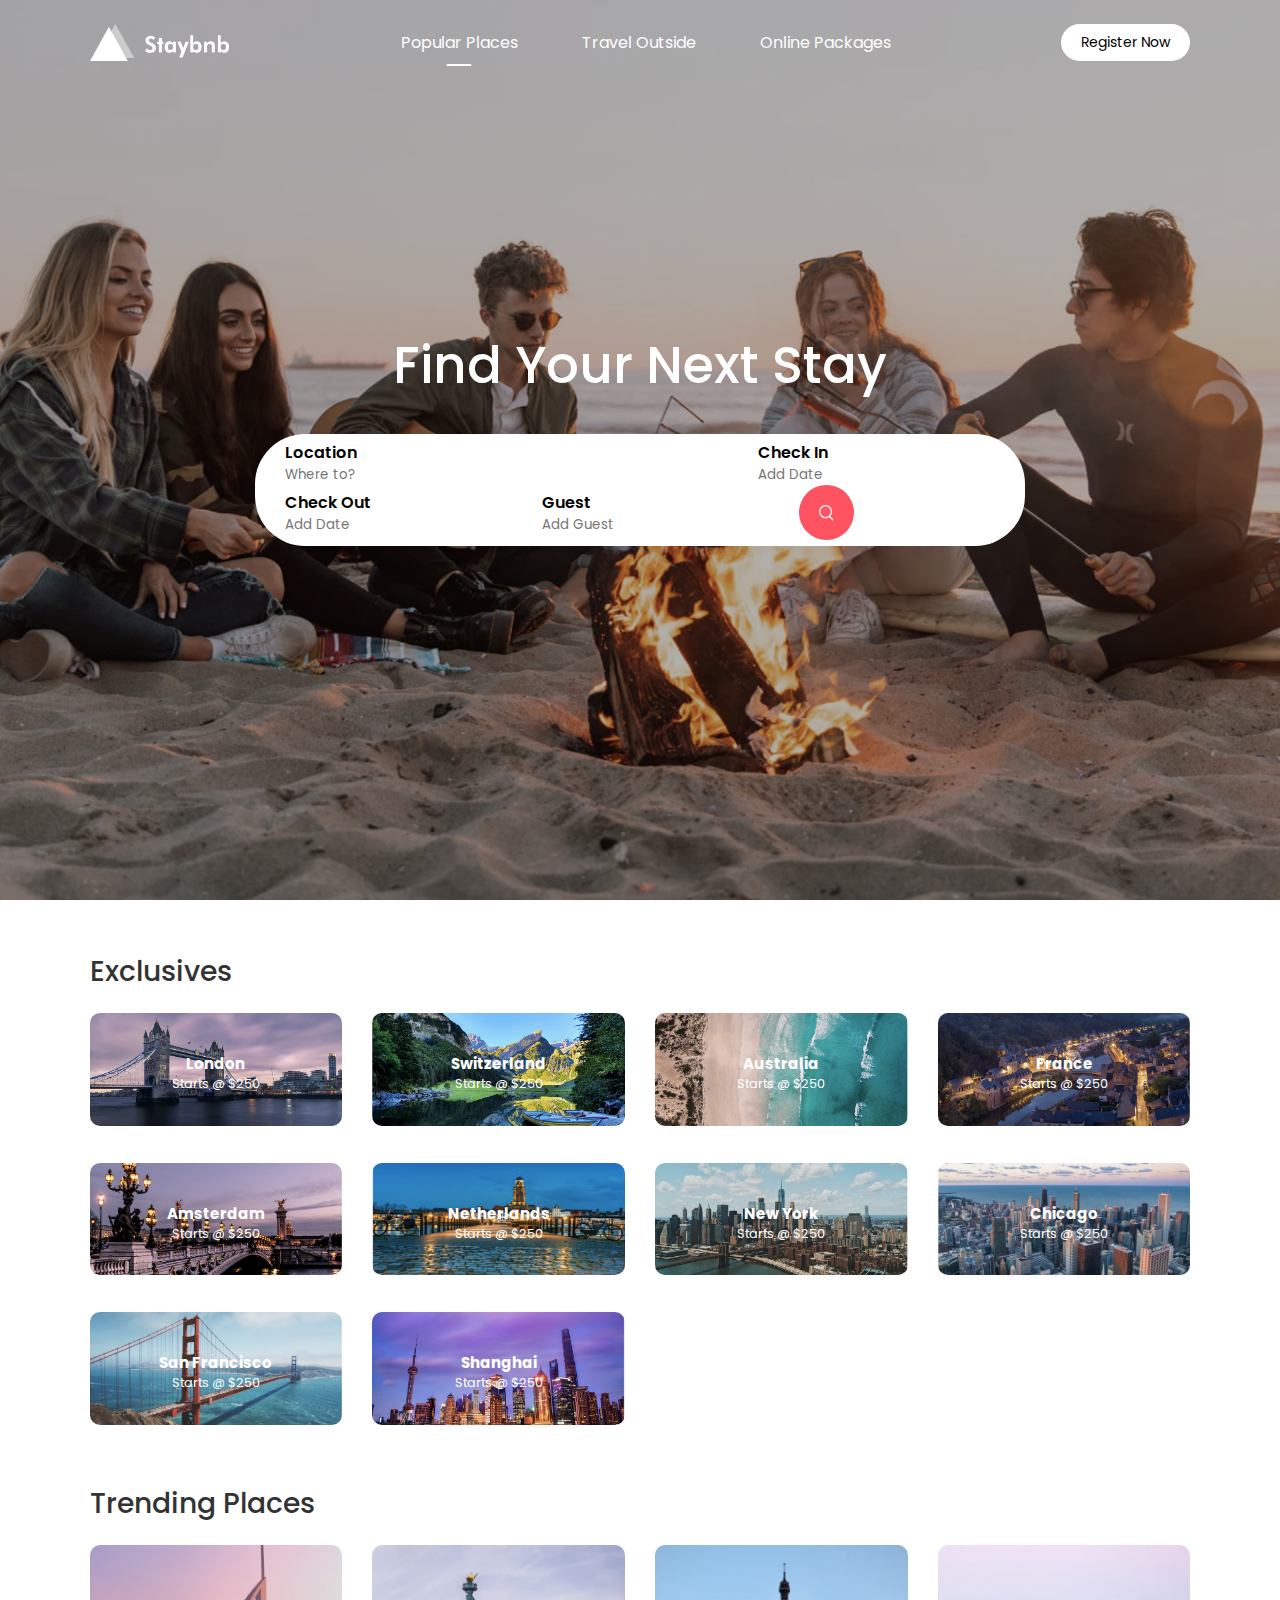
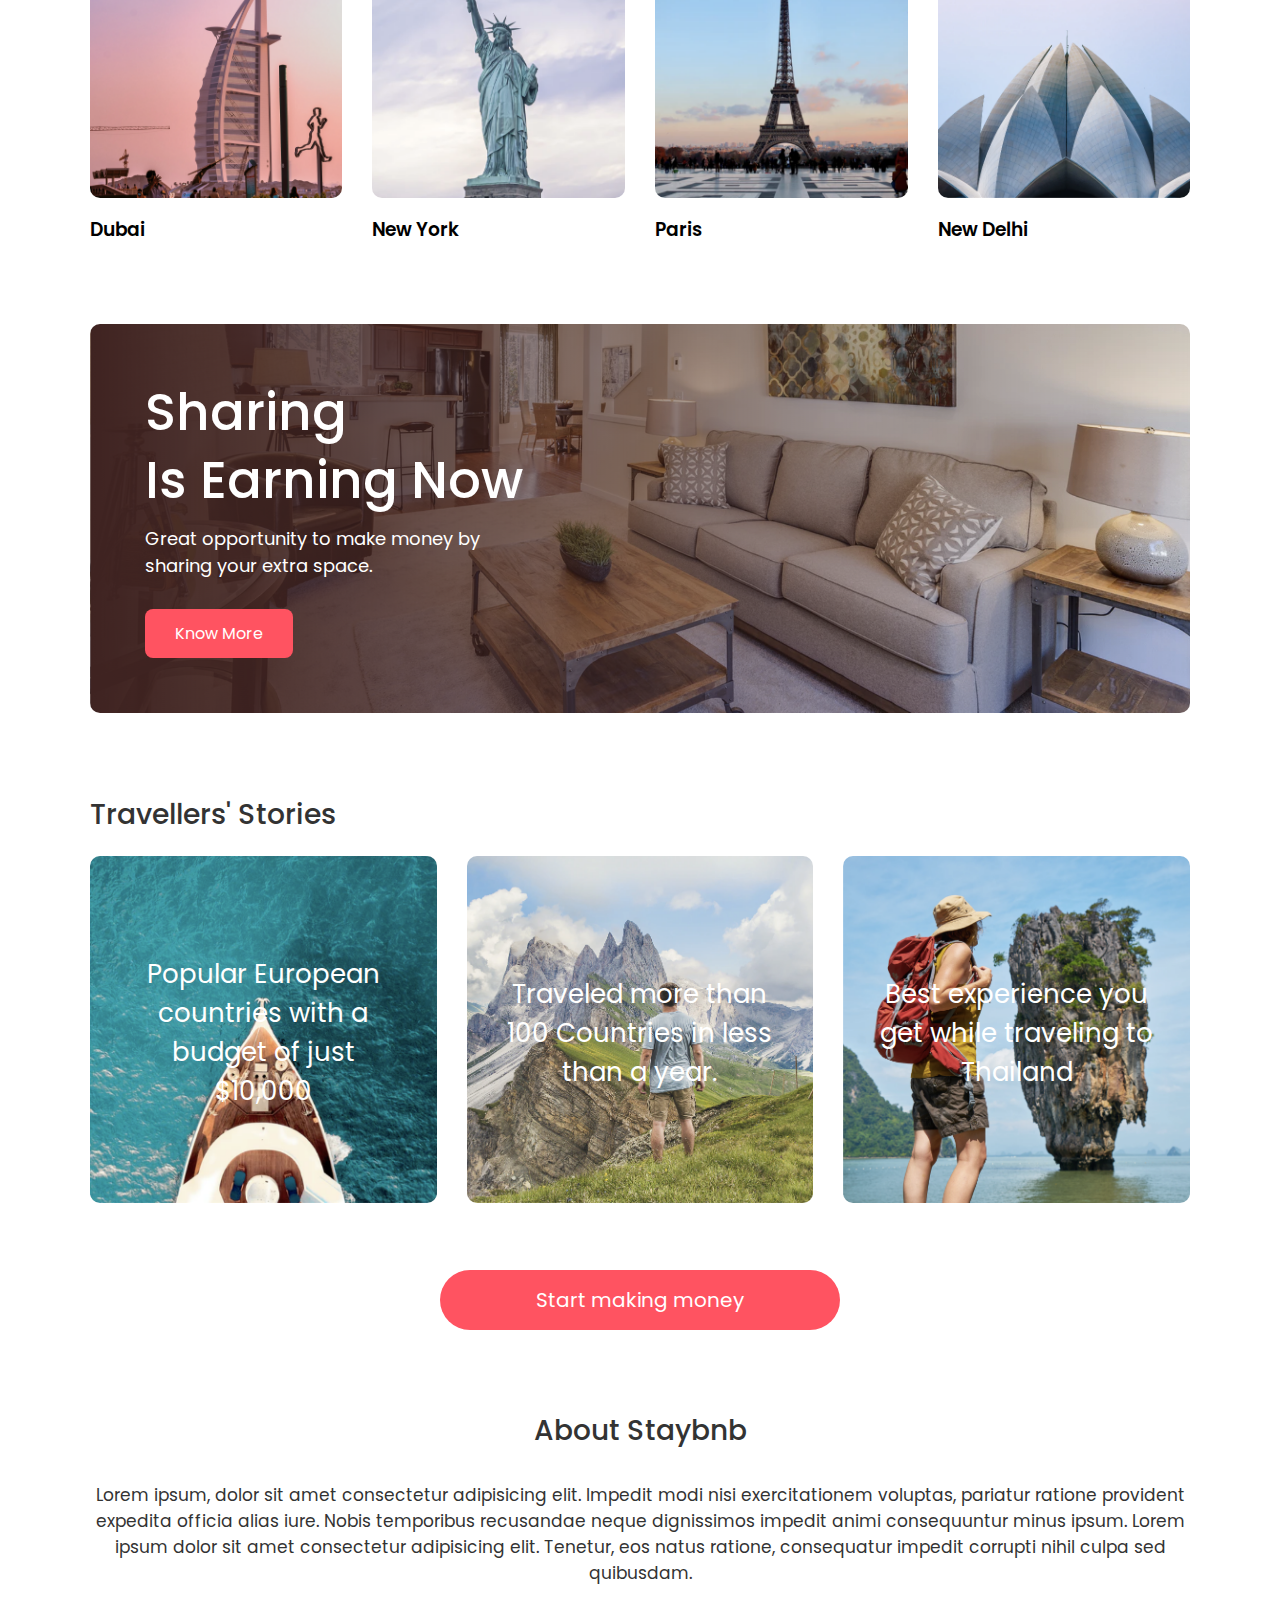
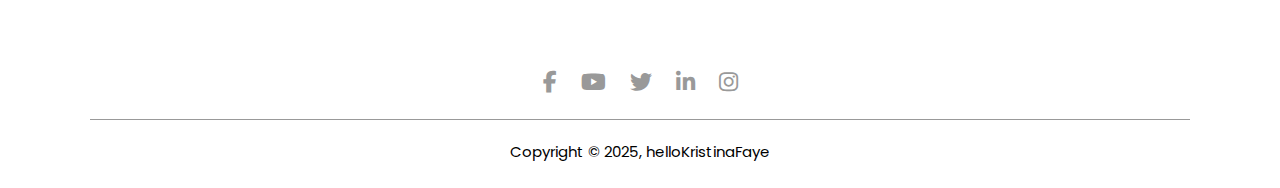
<file: index.html>
<!DOCTYPE html>
<html lang="en">
<head>
    <meta charset="UTF-8">
    <meta name="viewport" content="width=device-width, initial-scale=1.0">
    <title>staybnb | HTML, CSS</title>
    <link rel="stylesheet" href="style.css" class="">
    <link rel="preconnect" href="https://fonts.googleapis.com">
    <link rel="preconnect" href="https://fonts.gstatic.com" crossorigin>
    <link
        href="https://fonts.googleapis.com/css2?family=Poppins:ital,wght@0,100;0,200;0,300;0,400;0,500;0,600;0,700;0,800;0,900;1,100;1,200;1,300;1,400;1,500;1,600;1,700;1,800;1,900&display=swap"
        rel="stylesheet">
        <!-- the below CDN is from https://cdnjs.com/libraries/font-awesome and then we used the icon from FontAwesome.com, which is also linked on the above page. -->
    <link rel="stylesheet" href="https://cdnjs.cloudflare.com/ajax/libs/font-awesome/6.7.2/css/all.min.css"
        integrity="sha512-Evv84Mr4kqVGRNSgIGL/F/aIDqQb7xQ2vcrdIwxfjThSH8CSR7PBEakCr51Ck+w+/U6swU2Im1vVX0SVk9ABhg=="
        crossorigin="anonymous" referrerpolicy="no-referrer" />
</head>
<body>

    <!-- Header Section Start  -->
    <div class="header">
        <nav id="navBar">
            <img src="images/logo.png" alt="" class="logo">
            <ul class="nav-links">
                <li class=""><a href="#" class="active">Popular Places</a></li>
                <li class=""><a href="#" class="">Travel Outside</a></li>
                <li class=""><a href="#" class="">Online Packages</a></li>
            </ul>
            <a href="#" class="register-btn">Register Now</a>
            <i class="fa-solid fa-bars" onClick="toggleBtn()" ></i>
        </nav>
        
        <div class="container">
            <h1 class="">Find Your Next Stay</h1>
            
            <div class="search-bar">
                <form>
                    <div class="location-input">
                        <label for="" class="">Location</label>
                        <!-- altering the placeholder lightly b/c the OG is not fitting inside the display -->
                        <input type="text" placeholder="Where to?" class="location">
                    </div>
                    <div class="">
                        <label for="" class="">Check In</label>
                        <input type="text" placeholder="Add Date" class="">
                    </div>
                    <div class="">
                        <label for="" class="">Check Out</label>
                        <input type="text" placeholder="Add Date" class="">
                    </div>
                    <div class="">
                        <label for="" class="">Guest</label>
                        <input type="text" placeholder="Add Guest" class="">
                    </div>
                    <button class="" type="submit"><img src="images/search.png" alt="" class="  "></button>
                </form>
            </div>  
        </div>
    </div>
    <!-- Header Section End  -->

    <!-- Exclusives Section Start -->

    <div class="container">
        <h2 class="sub-title">Exclusives</h2>
        <div class="exclusives">
            <div class="">
                <img src="images/image-1.png" alt="" class="">
                <span class="">
                    <h3 class="">London</h3>
                    <p class="">Starts @ $250</p>
                </span>
            </div>
            <div class="">
                <img src="images/image-2.png" alt="" class="">
                <span class="">
                    <h3 class="">Switzerland</h3>
                    <p class="">Starts @ $250</p>
                </span>
            </div>
            <div class="">
                <img src="images/image-3.png" alt="" class="">
                <span class="">
                    <h3 class="">Australia</h3>
                    <p class="">Starts @ $250</p>
                </span>
            </div>
            <div class="">
                <img src="images/image-4.png" alt="" class="">
                <span class="">
                    <h3 class="">France</h3>
                    <p class="">Starts @ $250</p>
                </span>
            </div>
            <div class="">
                <img src="images/image-5.png" alt="" class="">
                <span class="">
                    <h3 class="">Amsterdam</h3>
                    <p class="">Starts @ $250</p>
                </span>
            </div>
            <!-- first row end  -->
            <div class="">
                <img src="images/image-6.png" alt="" class="">
                <span class="">
                    <h3 class="">Netherlands</h3>
                    <p class="">Starts @ $250</p>
                </span>
            </div>
            <div class="">
                <img src="images/image-7.png" alt="" class="">
                <span class="">
                    <h3 class="">New York</h3>
                    <p class="">Starts @ $250</p>
                </span>
            </div>
            <div class="">
                <img src="images/image-8.png" alt="" class="">
                <span class="">
                    <h3 class="">Chicago</h3>
                    <p class="">Starts @ $250</p>
                </span>
            </div>
            <div class="">
                <img src="images/image-9.png" alt="" class="">
                <span class="">
                    <h3 class="">San Francisco</h3>
                    <p class="">Starts @ $250</p>
                </span>
            </div>
            <div class="">
                <img src="images/image-10.png" alt="" class="">
                <span class="">
                    <h3 class="">Shanghai</h3>
                    <p class="">Starts @ $250</p>
                </span>
            </div>
        </div>
        
    <!-- Exclusives Section End -->

        <!-- Trending Places start (still within Exclusives) -->
        <h2 class="sub-title">Trending Places</h2>
        <div class="trending">
            <div class="">
                <img src="images/dubai.png" alt="" class="">
                <h3 class="">Dubai</h3>
            </div>
            <div class="">
                <img src="images/new-york.png" alt="" class="">
                <h3 class="">New York</h3>
            </div>
            <div class="">
                <img src="images/paris.png" alt="" class="">
                <h3 class="">Paris</h3>
            </div>
            <div class="">
                <img src="images/new-delhi.png" alt="" class="">
                <h3 class="">New Delhi</h3>
            </div>

        </div>

        <!-- Trending Places end -->

        <!-- Call To Action Section Start -->

        <div class="cta">
            <h3 class="">Sharing <br>Is Earning Now</h3>
            <p class="">Great opportunity to make money by <br>sharing your extra space.</p>
            <a href="#" class="cta-btn">Know More</a>
        </div>
        <!-- Call To Action Section End -->

        <!-- Travellers Stories Start -->
        <h2 class="sub-title">Travellers' Stories</h2>
        <div class="stories">
            <div class="">
                <img src="images/story-1.png" alt="" class="">
                <p class="">Popular European countries with a budget of just $10,000</p>
            </div>
            <div class="">
                <img src="images/story-2.png" alt="" class="">
                <p class="">Traveled more than 100 Countries in less than a year.</p>
            </div>
            <div class="">
                <img src="images/story-3.png" alt="" class="">
                <p class="">Best experience you get while traveling to Thailand</p>
            </div>
        </div>

        <a href="#" class="start-btn">Start making money</a>
        <!-- Travellers Stories End -->

        <!-- About Section Start -->
        <div class="about-msg">
            <h2 class="">About Staybnb</h2>
            <p class="">Lorem ipsum, dolor sit amet consectetur adipisicing elit. Impedit modi nisi exercitationem voluptas, pariatur ratione provident expedita officia alias iure. Nobis temporibus recusandae neque dignissimos impedit animi consequuntur minus ipsum. Lorem ipsum dolor sit amet consectetur adipisicing elit. Tenetur, eos natus ratione, consequatur impedit corrupti nihil culpa sed quibusdam.</p>
        </div>
        <!-- About Section End -->

        <!-- Footer Section Start -->
        <div class="footer">
            <a href="#" class=""><i class="fa-brands fa-facebook-f"></i></a>
            <a href="#" class=""><i class="fa-brands fa-youtube"></i></a>
            <a href="#" class=""><i class="fa-brands fa-twitter"></i></a>
            <a href="#" class=""><i class="fa-brands fa-linkedin-in"></i></a>
            <a href="#" class=""><i class="fa-brands fa-instagram"></i></a>
            <hr class="">
            <p class="">Copyright © 2025, helloKristinaFaye</p>
        </div>
        <!-- Footer Section End -->

    </div>

    <script src="script.js"></script>
</body>
</html>
</file>
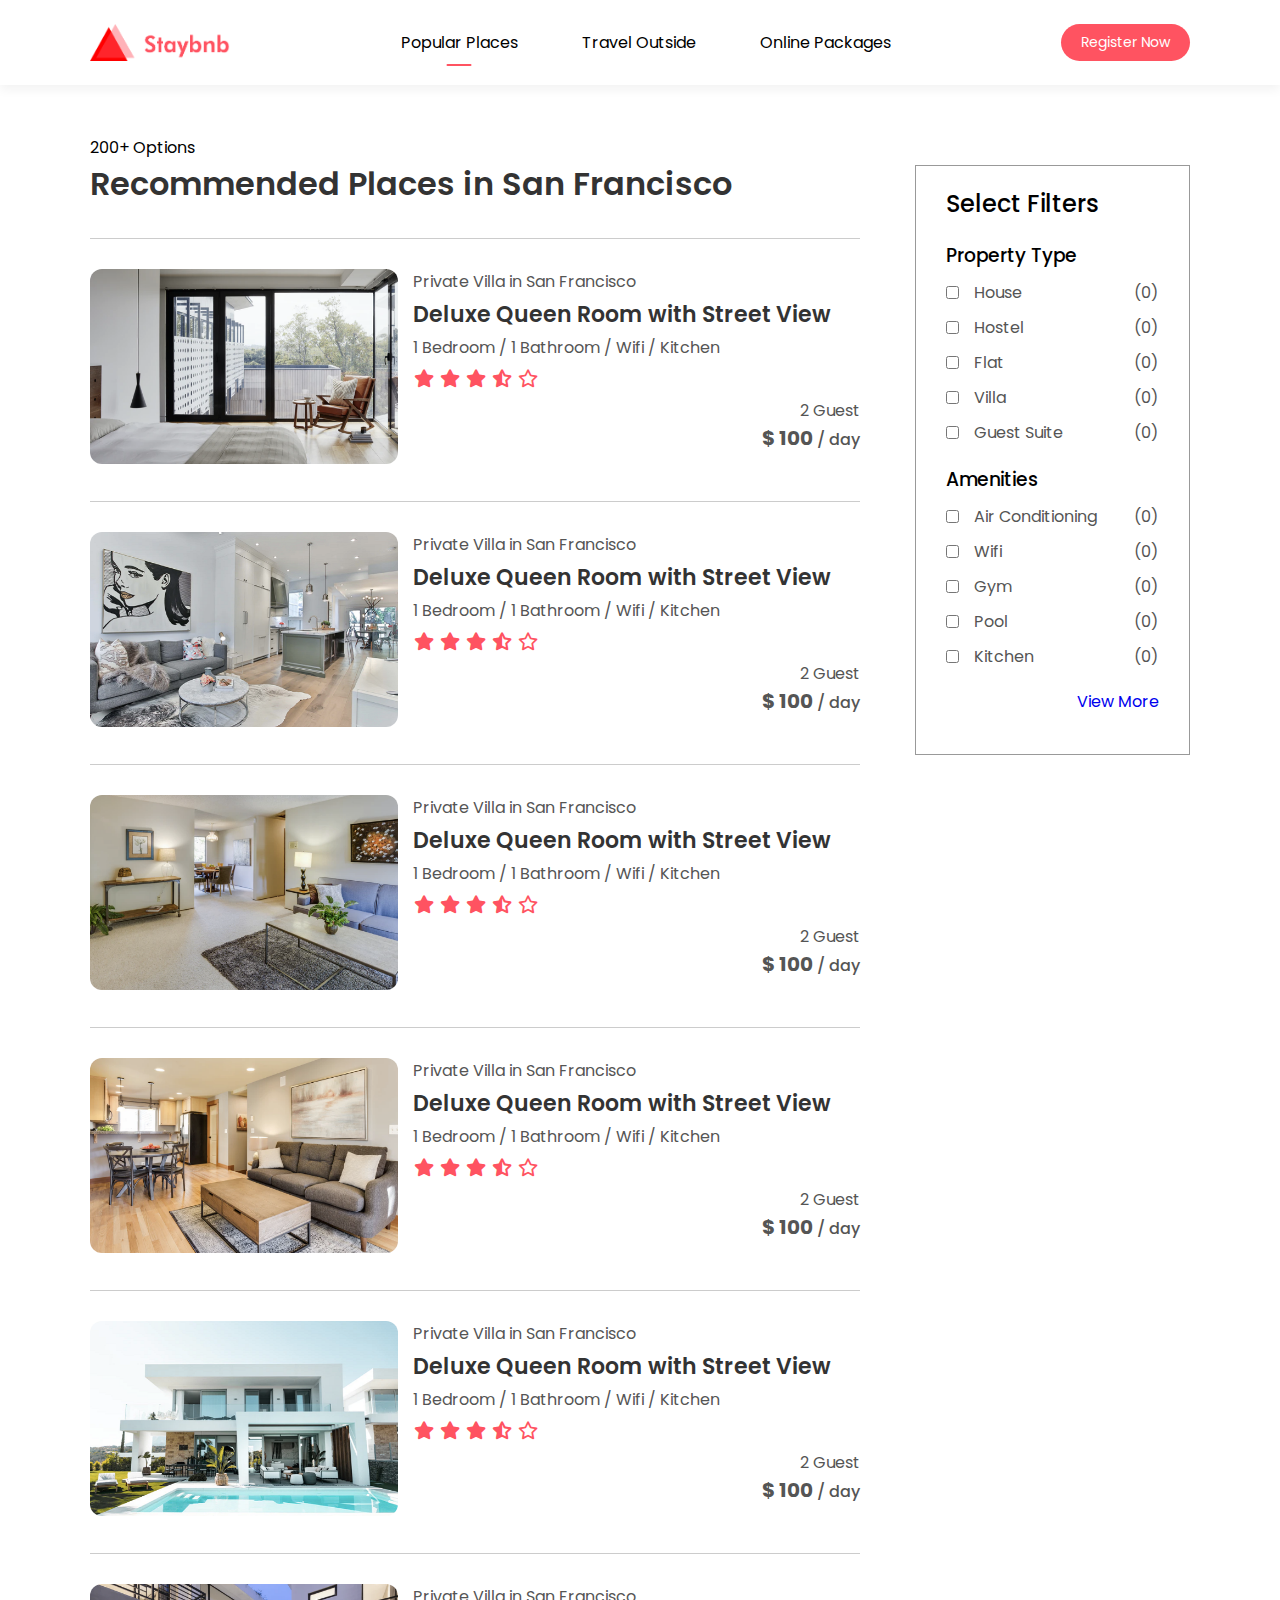
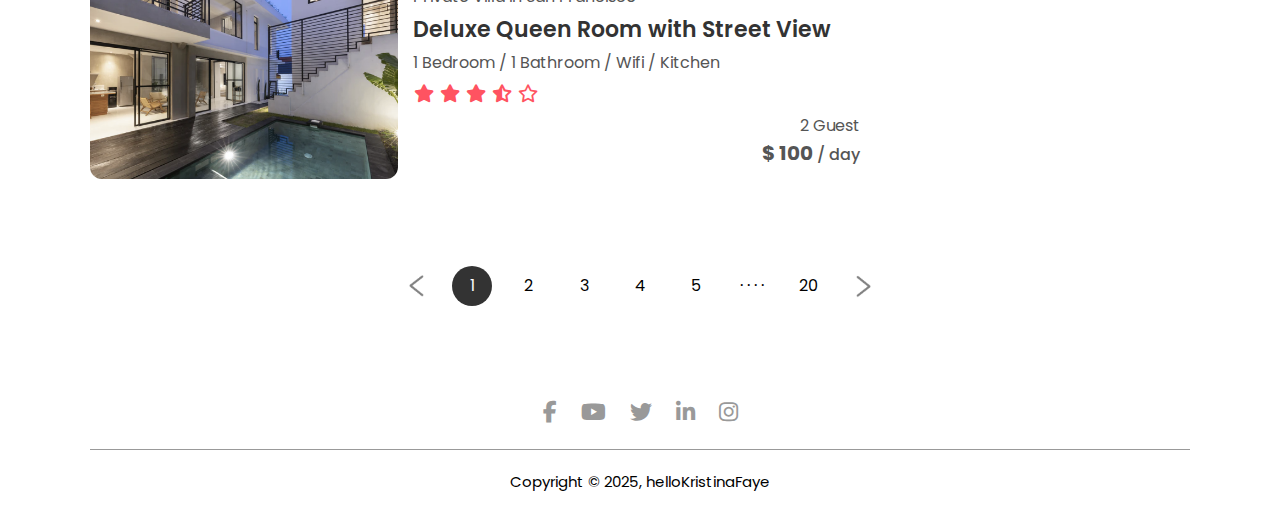
<file: listing.html>
<!DOCTYPE html>
<html lang="en">

<head>
    <meta charset="UTF-8">
    <meta name="viewport" content="width=device-width, initial-scale=1.0">
    <title>staybnb | HTML, CSS</title>
    <link rel="stylesheet" href="style.css" class="">
    <link rel="preconnect" href="https://fonts.googleapis.com">
    <link rel="preconnect" href="https://fonts.gstatic.com" crossorigin>
    <link
        href="https://fonts.googleapis.com/css2?family=Poppins:ital,wght@0,100;0,200;0,300;0,400;0,500;0,600;0,700;0,800;0,900;1,100;1,200;1,300;1,400;1,500;1,600;1,700;1,800;1,900&display=swap"
        rel="stylesheet">
    <!-- the below CDN is from https://cdnjs.com/libraries/font-awesome and then we used the icon from FontAwesome.com, which is also linked on the above page. -->
    <link rel="stylesheet" href="https://cdnjs.cloudflare.com/ajax/libs/font-awesome/6.7.2/css/all.min.css"
        integrity="sha512-Evv84Mr4kqVGRNSgIGL/F/aIDqQb7xQ2vcrdIwxfjThSH8CSR7PBEakCr51Ck+w+/U6swU2Im1vVX0SVk9ABhg=="
        crossorigin="anonymous" referrerpolicy="no-referrer" />
</head>
<body class="">
    
    <!-- Nav Bar Start -->
    <nav id="navBar" class="navbar-white">
        <img src="images/logo-red.png" alt="" class="logo">
        <ul class="nav-links">
            <li class=""><a href="#" class="active">Popular Places</a></li>
            <li class=""><a href="#" class="">Travel Outside</a></li>
            <li class=""><a href="#" class="">Online Packages</a></li>
        </ul>
        <a href="#" class="register-btn">Register Now</a>
        <i class="fa-solid fa-bars" onClick="toggleBtn()"></i>
    </nav>
    <!-- Nav Bar End -->

    <!-- Listing Section Start -->
    <div class="container">
        <div class="list-container">
            <div class="left-col">
                <p class="">200+ Options</p>
                <h1 class="">Recommended Places in San Francisco</h1>

                <!-- Single House Listing Start -->
                <div class="house">
                    <div class="house-img"><img src="images/image-s1.png" alt="" class=""></div>
                    <div class="house-info">
                        <p class="">Private Villa in San Francisco</p>
                        <h3 class="">Deluxe Queen Room with Street View</h3>
                        <p class="">1 Bedroom / 1 Bathroom / Wifi / Kitchen</p>
                        <i class="fa-solid fa-star"></i>
                        <i class="fa-solid fa-star"></i>
                        <i class="fa-solid fa-star"></i>
                        <i class="fa-solid fa-star-half-stroke"></i>
                        <i class="fa-regular fa-star"></i>
                        
                        <div class="house-price">
                            <p class="">2 Guest</p>
                            <h4 class="">$ 100 <span class="">/ day</span></h4>
                        </div>
                    </div>
                </div>
                <!-- Single House Listing End -->
                <!-- Single House Listing Start -->
                <div class="house">
                    <div class="house-img"><img src="images/image-s2.png" alt="" class=""></div>
                    <div class="house-info">
                        <p class="">Private Villa in San Francisco</p>
                        <h3 class="">Deluxe Queen Room with Street View</h3>
                        <p class="">1 Bedroom / 1 Bathroom / Wifi / Kitchen</p>
                        <i class="fa-solid fa-star"></i>
                        <i class="fa-solid fa-star"></i>
                        <i class="fa-solid fa-star"></i>
                        <i class="fa-solid fa-star-half-stroke"></i>
                        <i class="fa-regular fa-star"></i>
                        
                        <div class="house-price">
                            <p class="">2 Guest</p>
                            <h4 class="">$ 100 <span class="">/ day</span></h4>
                        </div>
                    </div>
                </div>
                <!-- Single House Listing End -->
                <!-- Single House Listing Start -->
                <div class="house">
                    <div class="house-img"><img src="images/image-s3.png" alt="" class=""></div>
                    <div class="house-info">
                        <p class="">Private Villa in San Francisco</p>
                        <h3 class="">Deluxe Queen Room with Street View</h3>
                        <p class="">1 Bedroom / 1 Bathroom / Wifi / Kitchen</p>
                        <i class="fa-solid fa-star"></i>
                        <i class="fa-solid fa-star"></i>
                        <i class="fa-solid fa-star"></i>
                        <i class="fa-solid fa-star-half-stroke"></i>
                        <i class="fa-regular fa-star"></i>
                        
                        <div class="house-price">
                            <p class="">2 Guest</p>
                            <h4 class="">$ 100 <span class="">/ day</span></h4>
                        </div>
                    </div>
                </div>
                <!-- Single House Listing End -->
                <!-- Single House Listing Start -->
                <div class="house">
                    <div class="house-img"><img src="images/image-s4.png" alt="" class=""></div>
                    <div class="house-info">
                        <p class="">Private Villa in San Francisco</p>
                        <h3 class="">Deluxe Queen Room with Street View</h3>
                        <p class="">1 Bedroom / 1 Bathroom / Wifi / Kitchen</p>
                        <i class="fa-solid fa-star"></i>
                        <i class="fa-solid fa-star"></i>
                        <i class="fa-solid fa-star"></i>
                        <i class="fa-solid fa-star-half-stroke"></i>
                        <i class="fa-regular fa-star"></i>
                        
                        <div class="house-price">
                            <p class="">2 Guest</p>
                            <h4 class="">$ 100 <span class="">/ day</span></h4>
                        </div>
                    </div>
                </div>
                <!-- Single House Listing End -->
                <!-- Single House Listing Start -->
                <div class="house">
                    <div class="house-img"><img src="images/image-s5.png" alt="" class=""></div>
                    <div class="house-info">
                        <p class="">Private Villa in San Francisco</p>
                        <h3 class="">Deluxe Queen Room with Street View</h3>
                        <p class="">1 Bedroom / 1 Bathroom / Wifi / Kitchen</p>
                        <i class="fa-solid fa-star"></i>
                        <i class="fa-solid fa-star"></i>
                        <i class="fa-solid fa-star"></i>
                        <i class="fa-solid fa-star-half-stroke"></i>
                        <i class="fa-regular fa-star"></i>
                        
                        <div class="house-price">
                            <p class="">2 Guest</p>
                            <h4 class="">$ 100 <span class="">/ day</span></h4>
                        </div>
                    </div>
                </div>
                <!-- Single House Listing End -->
                <!-- Single House Listing Start -->
                <div class="house">
                    <div class="house-img"><img src="images/image-s6.png" alt="" class=""></div>
                    <div class="house-info">
                        <p class="">Private Villa in San Francisco</p>
                        <h3 class="">Deluxe Queen Room with Street View</h3>
                        <p class="">1 Bedroom / 1 Bathroom / Wifi / Kitchen</p>
                        <i class="fa-solid fa-star"></i>
                        <i class="fa-solid fa-star"></i>
                        <i class="fa-solid fa-star"></i>
                        <i class="fa-solid fa-star-half-stroke"></i>
                        <i class="fa-regular fa-star"></i>
                        
                        <div class="house-price">
                            <p class="">2 Guest</p>
                            <h4 class="">$ 100 <span class="">/ day</span></h4>
                        </div>
                    </div>
                </div>
                <!-- Single House Listing End -->
            </div>
            <!-- Sidebar Section Start -->
            <div class="right-col">
                <div class="sidebar">
                    <h2 class="">Select Filters</h2>
                    <h3 class="">Property Type</h3>
                    <div class="filter">
                        <input type="checkbox" class=""><p class="">House</p> <span class="">(0)</span>
                    </div>
                    <div class="filter">
                        <input type="checkbox" class=""><p class="">Hostel</p> <span class="">(0)</span>
                    </div>
                    <div class="filter">
                        <input type="checkbox" class=""><p class="">Flat</p> <span class="">(0)</span>
                    </div>
                    <div class="filter">
                        <input type="checkbox" class=""><p class="">Villa</p> <span class="">(0)</span>
                    </div>
                    <div class="filter">
                        <input type="checkbox" class=""><p class="">Guest Suite</p> <span class="">(0)</span>
                    </div>
                    
                    <h3 class="">Amenities</h3>
                    <div class="filter">
                        <input type="checkbox" class="">
                        <p class="">Air Conditioning</p> <span class="">(0)</span>
                    </div>
                    <div class="filter">
                        <input type="checkbox" class="">
                        <p class="">Wifi</p> <span class="">(0)</span>
                    </div>
                    <div class="filter">
                        <input type="checkbox" class="">
                        <p class="">Gym</p> <span class="">(0)</span>
                    </div>
                    <div class="filter">
                        <input type="checkbox" class="">
                        <p class="">Pool</p> <span class="">(0)</span>
                    </div>
                    <div class="filter">
                        <input type="checkbox" class="">
                        <p class="">Kitchen</p> <span class="">(0)</span>
                    </div>
                    
                    <div class="sidebar-link">
                        <a href="#" class="">View More</a>
                    </div>
                </div>
                <!-- Sidebar Section End -->
            </div>
        </div>
        <!-- Listing Section End -->
        
        <!-- Pagination Section Start -->
        <div class="pagination">
            <img src="images/arrow.png" alt="" class="">
            <span class="current">1</span>
            <span>2</span>
            <span>3</span>
            <span>4</span>
            <span>5</span>
            <span>&middot; &middot; &middot; &middot;</span>
            <span>20</span>
            <img src="images/arrow.png" alt="" class="right-arrow">
        </div>
        <!-- Pagination Section End -->
        
        
        <!-- Footer Section Start -->
         <div class="footer">
             <a href="#" class=""><i class="fa-brands fa-facebook-f"></i></a>
             <a href="#" class=""><i class="fa-brands fa-youtube"></i></a>
             <a href="#" class=""><i class="fa-brands fa-twitter"></i></a>
             <a href="#" class=""><i class="fa-brands fa-linkedin-in"></i></a>
             <a href="#" class=""><i class="fa-brands fa-instagram"></i></a>
             <hr class="">
             <p class="">Copyright © 2025, helloKristinaFaye</p>
            </div>
        </div>
    <!-- Footer Section End -->
    <script src="script.js"></script>
</body>
</html>
</file>
<file: style.css>
* {
  margin: 0;
  padding: 0;
  box-sizing: border-box;
  font-family: "poppins", sans-serif;
}

/* Header Section Start */
.header {
    min-height: 100vh;
    width: 100%;
    background-image: linear-gradient(rgba(0,0,0,0.3),rgba(0, 0, 0, 0.3)), url(images/banner.png);
    background-size: cover;
    background-position: center;
}
nav {
    display: flex;
    align-items: center;
    justify-content: space-between;
    padding: 20px 7%;
}
.logo {
    width: 140px;
    cursor: pointer;
}
.nav-links li {
    list-style: none;
    display: inline-block;
    margin: 10px 30px;
}
.nav-links li a {
    text-decoration: none;
    color: #fff;
}
/* very cute button!  */
.register-btn {
    background: #fff;
    color: #000;
    padding: 8px 20px;
    border-radius: 20px;
    text-decoration: none;
    font-size: 14px;
}
.container {
    padding: 0 7%;
}
.header h1 {
    font-size: 4vw;
    font-weight: 500;
    color: #fff;
    text-align: center;
    padding-top: 22%;
}
.search-bar {
    background: #fff;
    width: 70%;
    margin: 30px auto;
    padding: 6px 10px 6px 30px;
    border-radius: 50px;
}
.search-bar form {
    display: flex;
    align-items: center;
    flex-wrap: wrap;
}
.search-bar form input {
    display: block;
    border: 0;
    outline: none;
    background: transparent;
}
.search-bar form button {
    background: #ff5361;
    width: 55px;
    height: 55px;
    border-radius: 50%;
    border: 0;
    outline: none;
    cursor: pointer;
}
.search-bar form button img {
    width: 15px;
    margin-top: 7px;
}
.location-input {
    flex: 1;
}
.search-bar form label {
    font-weight: 600;
}
/* Header Section End */

/* Exclusives Section Start */
.sub-title {
    margin: 50px 0 20px;
    font-size: 2.2vw;
    font-weight: 500;
    color: #333;
}
.exclusives {
    display: grid;
    /* original min was 200px, but we were getting too many on a single row */
    grid-template-columns: repeat(auto-fit, minmax(250px, 1fr));
    grid-gap: 30px;
}
.exclusives div img {
    width: 100%;
    border-radius: 10px;
    cursor: pointer;
}
.exclusives div {
    position: relative;
}
.exclusives div span { 
    position: absolute;
    top: 50%;
    left: 50%;
    transform: translate(-50%, -50%);
    text-align: center;
    color: #fff;
    /* custom font-size b/c it was too big in my view */
    font-size: 1vw;
}
/* Exclusives Section End */

/* Trending Places Start */
.trending {
        display: grid;
        /* original min was 200px, but we were getting too many on a single row */
        grid-template-columns: repeat(auto-fit, minmax(250px, 1fr));
        grid-gap: 30px;
        margin-bottom: 30px;
}
.trending div img {
    width: 100%;
    border-radius: 10px;
    cursor: pointer;
}
.trending h3 {
    font-weight: 600;
    margin-top: 10px;
    cursor: pointer;
}

/* Call To Action Section Start */
.cta {
    margin: 80px 0;
    background-image: linear-gradient(to right, #3f2321, transparent), url(images/banner-2.png);
    background-size: cover;
    background-position: center;
    border-radius: 10px;
    padding: 5%;
    color: #fff;
}
.cta h3 {
    font-size: 4vw;
    line-height: 5.3vw;
    font-weight: 500;
}
.cta p {
    font-size: 18px;
    margin: 10px 0;
}
.cta-btn {
    background: #ff5361;
    color: #fff;
    text-decoration: none;
    padding: 12px 30px;
    border-radius: 8px;
    margin-top: 20px;
    display: inline-block;
}

/* Call To Action Section End */

/* Trending Places End */

/*  Travellers' Stories */
.stories {
    display: grid;
    /* original min was 200px, but we were getting too many on a single row */
    grid-template-columns: repeat(auto-fit, minmax(250px, 1fr));
    grid-gap: 30px;
    margin-bottom: 30px;
}
.stories div img {
    width: 100%;
    border-radius: 10px;
    cursor: pointer;
}
.stories div {
    position: relative;
    text-align: center;
}
.stories p {
    width: 80%;
    position: absolute;
    top: 50%;
    left: 50%;
    transform: translate(-50%, -50%);
    color: #fff;
    font-size: 26px;
}
.start-btn {
    text-decoration: none;
    background: #ff5361;
    color: #fff;
    width: 80%;
    /* OG max-width was like 350 */
    max-width: 400px;
    display: block;
    text-align: center;
    margin: 60px auto;
    padding: 15px;
    border-radius: 30px;
    font-size: 20px;
}

/*  Travellers' End */

/* About Section Start */
.about-msg {
    text-align: center;
    margin: 80px 0;
    color: #333;
    font-size: 17px;
}
.about-msg h2 {
    font-size: 28px;
    margin-bottom: 30px;
    font-weight: 500;
}
/* About Section End */

/* Footer Section Start */
.footer {
    margin: 80px 0 10px;
    text-align: center;
}
.footer a {
    text-decoration: none;
    color: #999;
    font-size: 22px;
    margin: 0 10px;
}
.footer hr {
    background: #999;
    height: 1px;
    width: 100%;
    border: 0;
    margin: 20px 0;
}
.footer p {
    padding-bottom: 15px;
    /* reduced the size of that copyright message */
    font-size: 15px;
}

/* Footer Section End */

/* Active Link styling Start */
.active {
    position: relative;
}
.active::after {
    content: '';
    background: #fff;
    width: 25px;
    height: 2px;
    position:absolute;
    left: 50%;
    transform: translateX(-50%);
    bottom: -12px;
    border-radius: 2px;
}
/* Active Link styling End */

nav .fa-bars {
    display: none;
}

/* Media Queries Start */

    /* For Small Screen Start */
@media only screen and (max-width: 700px) {

    .logo {
        position: fixed;
        top: 4%;
        left: 7%;
    }
    nav {
        position: fixed;
        top: 0;
        z-index: 100;
        display: inline-block;
        width: 100%;
        padding: 100px 7% 0;
        background: #000;
        text-align: right;
        max-height: 100px;
        overflow: hidden;
        transition: max-height 0.5s;
    }
    nav .nav-links li {
        margin: 10px 0;
        display: block;
    }
    .register-btn {
        /* OG was 15px 0 30px but the 15 wasn't allowing for space underneath.*/
        margin: 0px 0 30px;
        display: inline-block;
    }
    nav .fa-bars {
        display: block;
        position: fixed;
        top: 4%;
        right: 7%;
        color: #fff;
        font-size: 28px; 
    }
    .active::after {
        left: -40px;
        transform: translate(0, 50%);
        bottom: 50%;
    }
    .hidemenu {
        max-height: 300px;
    }
    .header h1 {
        padding-top: 130px;
        font-size: 7vw;
    }
    .search-bar {
        width: 90%;
        margin: 20px auto;
        padding: 15px 10px 20px;
        border-radius: 5px;
    }
    .search-bar form {
        display: block;
        position: relative;
    }
    .search-bar form input {
        border-bottom: 1px solid #ddd;
        width: 100%;
        margin-bottom: 0px;
        margin-top: 10px;
        padding-bottom: 10px;
    }
    .search-bar form button {
        position: relative;
        bottom: 20px;
        left: 50%;
        transform: translate(-50%, 50%);
    }
    .sub-title {
        font-size: 6vw;
    }
    .exclusives h3 {
        font-size: 6vw;
    }
    .exclusives p {
        font-size: 3vw;
    }
    .cta {
        padding: 15% 5%;
    }
    .cta h3 {
        font-size: 7vw;
        line-height: 8vw;
    }
    .cta p {
        font-size: 14px
    }
    .cta-btn {
        padding: 6px 15px;
        border-radius: 4px;
        margin-top: 10px;
        font-size: 14px;
    }
    .stories p {
        font-size: 22px;
    }
    .about-msg {
        font-size: 15px;
    }
}


    /* For Small Screen End */


/* Media Queries End */

/* Listing PAGE Section Start */
.navbar-white {
    background: #fff;
    box-shadow:0 5px 10px rgba(0,0,0,.05);
}
.navbar-white .nav-links li a {
    color: #000;
}
.navbar-white .register-btn {
    background: #ff5361;
    color: #fff;
}
nav .fa-bars {
    color: #000;
}
.navbar-white .active:after {
    background: #ff5361;
}

/* Listing Container Section Start */
.list-container {
    margin-top: 50px;
    display: flex;
    flex-wrap: wrap;
    justify-content: space-between;
}
.left-col {
    flex-basis: 70%;
}
.right-col {
    flex-basis: 25%;
}
.left-col h1 {
    color: #333;
    font-weight: 600;
    margin-bottom: 30px;
}
.house {
    display: flex;
    justify-content: space-between;
    flex-wrap: wrap;
    padding: 30px 0;
    border-top: 1px solid #ccc;
}
.house-img {
    flex-basis: 40%;
}
.house-info {
    flex-basis: 58%;
    color: #555;
}
.house-img img {
    width: 100%;
    border-radius: 12px;
}
.house-info h3 {
    font-weight: 600;
    color: #333;
    font-size: 22px;
    margin: 4px 0;
}
.house-info i {
    color: #ff5361;
    font-size: 18px;
    margin: 10px 1px;
}
.house-price {
    text-align: right;
}
.house-price h4 {
    font-size: 20px;
}
.house-price h4 span {
    font-size: 16px;
    font-weight: 500;
}
/* Listing Container Section End */

/* Sidebar Section Start */
.sidebar {
    border: 1px solid #999;
    padding: 20px 30px;
    margin-top: 30px;
}
.sidebar h2 {
    font-weight: 500;
}
.sidebar h3 {
    font-weight: 500;
    margin: 20px 0 10px;
}
.filter {
    display: flex;
    align-items: center;
    color: #555;
    margin-bottom: 10px;
}
.filter p {
    flex: 1;
}
.filter input {
    margin-right: 15px;
    cursor: pointer;
}
.sidebar-link {
    text-align: right;
    margin: 20px 0;
}
.sidebar-link a {
    text-decoration: none;
}
/* Sidebar Section End */

/* Pagination Section Start */
.pagination {
    display: flex;
    align-items: center;
    justify-content: center;
    margin: 40px 0;
}
.pagination img {
    width: 15px;
    margin: 10px 20px;
}
.right-arrow {
    transform: rotate(180deg);   
}
.pagination span {
    margin: 10px 8px;
    width: 40px;
    height: 40px;
    line-height: 40px;
    text-align: center;
    border-radius: 50%;
    cursor: pointer;
}
.pagination .current {
    background: #333;
    color: #fff;
}
/* Pagination Section End */

/* Listing PAGE Section End */

/* Media Queries for Listing Page Start */


/* Media Queries for Listing Page End */
</file>
